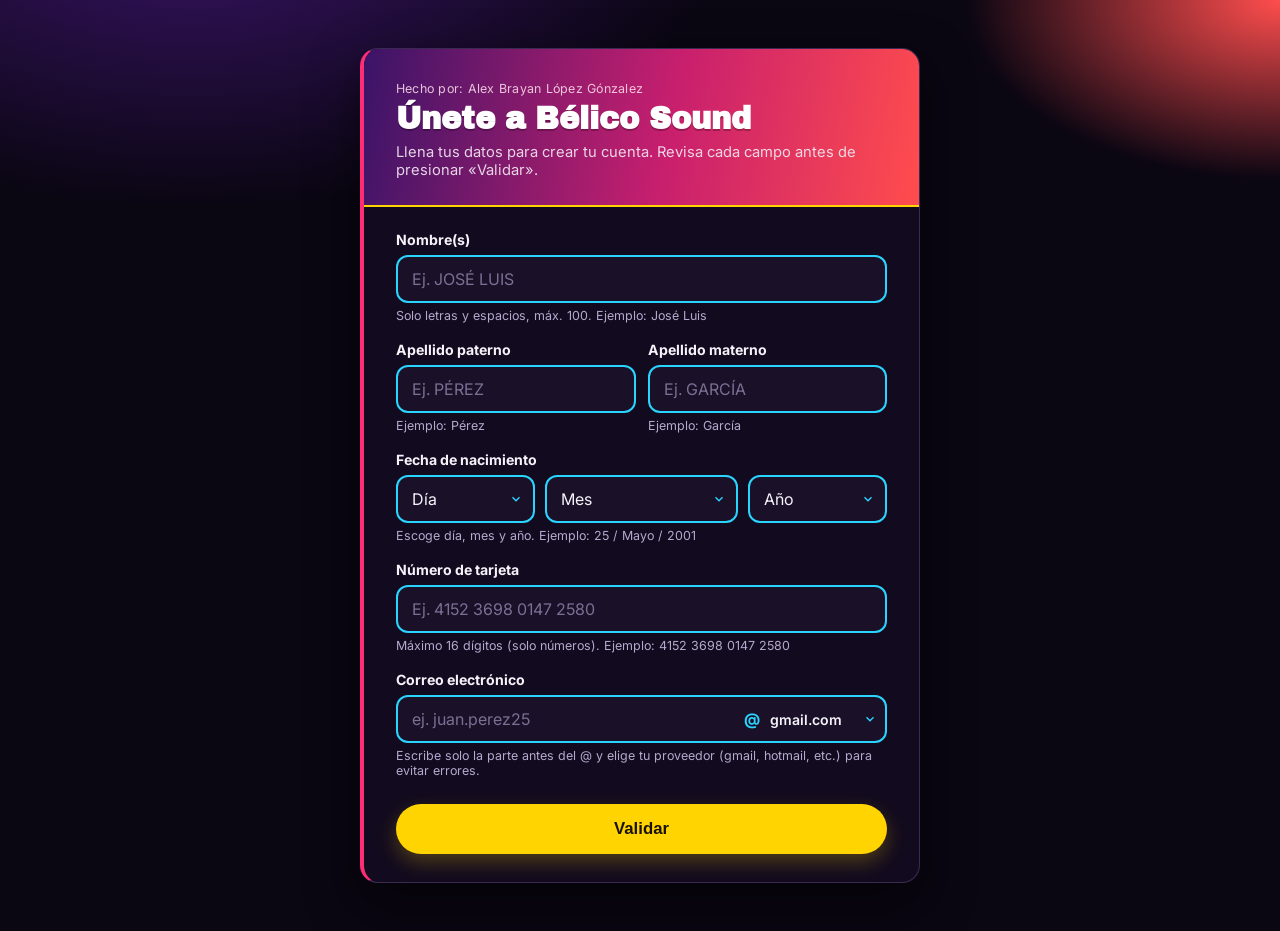
<file: formulario.html>
<!DOCTYPE html>
<html lang="es">
<head>
<meta charset="UTF-8">
<meta name="viewport" content="width=device-width, initial-scale=1, viewport-fit=cover">
<title>Bélico Sound · Registro</title>
<link rel="preconnect" href="https://fonts.googleapis.com">
<link rel="preconnect" href="https://fonts.gstatic.com" crossorigin>
<link href="https://fonts.googleapis.com/css2?family=Archivo+Black&family=Inter:wght@400;600;700&display=swap" rel="stylesheet">
<link rel="stylesheet" href="estilos.css">
</head>
<body>
<div class="card">

  <div class="hero">
    <span class="eyebrow">Hecho por: Alex Brayan López Gónzalez</span>
    <h1>Únete a Bélico Sound</h1>
    <p class="sub">Llena tus datos para crear tu cuenta. Revisa cada campo antes de presionar «Validar».</p>
  </div>

  <form id="form" novalidate>

    <div class="field" id="f-nombre">
      <label for="nombre">Nombre(s)</label>
      <input id="nombre" type="text" placeholder="Ej. JOSÉ LUIS" autocomplete="given-name">
      <div class="hint">Solo letras y espacios, máx. 100. Ejemplo: José Luis</div>
      <div class="error-msg">Escribe tu nombre (solo letras, sin números ni símbolos).</div>
    </div>

    <div class="row">
      <div class="field" id="f-paterno">
        <label for="paterno">Apellido paterno</label>
        <input id="paterno" type="text" placeholder="Ej. PÉREZ" autocomplete="family-name">
        <div class="hint">Ejemplo: Pérez</div>
        <div class="error-msg">Apellido paterno no válido.</div>
      </div>
      <div class="field" id="f-materno">
        <label for="materno">Apellido materno</label>
        <input id="materno" type="text" placeholder="Ej. GARCÍA">
        <div class="hint">Ejemplo: García</div>
        <div class="error-msg">Apellido materno no válido.</div>
      </div>
    </div>

    <div class="field" id="f-fecha">
      <label>Fecha de nacimiento</label>
      <div class="fecha-box">
        <select id="dia" aria-label="Día">
          <option value="">Día</option>
        </select>
        <select id="mes" aria-label="Mes">
          <option value="">Mes</option>
          <option value="1">Enero</option>
          <option value="2">Febrero</option>
          <option value="3">Marzo</option>
          <option value="4">Abril</option>
          <option value="5">Mayo</option>
          <option value="6">Junio</option>
          <option value="7">Julio</option>
          <option value="8">Agosto</option>
          <option value="9">Septiembre</option>
          <option value="10">Octubre</option>
          <option value="11">Noviembre</option>
          <option value="12">Diciembre</option>
        </select>
        <select id="anio" aria-label="Año">
          <option value="">Año</option>
        </select>
      </div>
      <div class="hint">Escoge día, mes y año. Ejemplo: 25 / Mayo / 2001</div>
      <div class="error-msg">Escoge una fecha de nacimiento válida.</div>
    </div>

    <div class="field" id="f-tarjeta">
      <label for="tarjeta">Número de tarjeta</label>
      <input id="tarjeta" type="text" inputmode="numeric" placeholder="Ej. 4152 3698 0147 2580" autocomplete="cc-number">
      <div class="hint">Máximo 16 dígitos (solo números). Ejemplo: 4152 3698 0147 2580</div>
      <div class="error-msg">Escribe un número de tarjeta válido (13 a 16 dígitos).</div>
    </div>

    <div class="field" id="f-email">
      <label for="email">Correo electrónico</label>
      <div class="email-box">
        <input id="email" type="text" inputmode="email" placeholder="ej. juan.perez25" autocapitalize="none" autocomplete="off">
        <span class="arroba">@</span>
        <select id="dominio" aria-label="Dominio de correo">
          <option value="gmail.com">gmail.com</option>
          <option value="hotmail.com">hotmail.com</option>
          <option value="outlook.com">outlook.com</option>
          <option value="yahoo.com">yahoo.com</option>
          <option value="icloud.com">icloud.com</option>
          <option value="live.com">live.com</option>
        </select>
      </div>
      <div class="hint">Escribe solo la parte antes del @ y elige tu proveedor (gmail, hotmail, etc.) para evitar errores.</div>
      <div class="error-msg">Usuario no válido (6 a 30 caracteres: letras, números, puntos, guiones).</div>
    </div>

    <button type="submit">Validar</button>
  </form>

  <div class="success" id="success">
    <div class="check">✓</div>
    <h2>¡Formulario enviado correctamente!</h2>
    <p>Todos los datos fueron contestados de forma correcta.</p>
    <div class="summary" id="summary"></div>
    <a href="index.html" class="enlace-again"><button type="button" id="again">Ahora escucha la musica que mas te gusta</button></a>
  </div>
</div>

<script src="script.js"></script>
</body>
</html>
</file>
<file: estilos.css>
:root{
  --bg:#0a0612;
  --card:#120a1e;
  --panel:#1a1028;
  --text:#f5f2fa;
  --muted:#b6a9cf;
  --line:#3a2a52;
  --blue:#29d4ff;
  --yellow:#ffd400;
  --pink:#ff2d78;
  --grad:linear-gradient(100deg,#3a1468 0%,#c81f6e 55%,#ff4d4d 100%);
  --err:#ff5c7a;
  --errbg:#2a0f18;
  --ok:#3be08a;
  --okbg:#0e2a1c;
  box-sizing:border-box;padding-top:env(safe-area-inset-top,0px);padding-bottom:env(safe-area-inset-bottom,0px);
}
*{box-sizing:border-box}
html{scroll-padding-top:env(safe-area-inset-top,0px);-webkit-text-size-adjust:100%}
body{
  margin:0;
  background:
    radial-gradient(900px 500px at 15% -10%, #3a1468 0%, transparent 60%),
    radial-gradient(700px 400px at 100% 0%, #ff4d4d 0%, transparent 45%),
    var(--bg);
  color:var(--text);
  font-family:'Inter',system-ui,-apple-system,"Segoe UI",Roboto,sans-serif;
  min-height:100vh;
  display:flex;justify-content:center;align-items:flex-start;
  padding:32px 16px;
  overflow-x:hidden;
}

.card{
  width:100%;max-width:560px;
  background:var(--card);
  border:1px solid var(--line);
  border-left:4px solid var(--pink);
  border-radius:18px;
  padding:0 0 28px;
  box-shadow:0 20px 50px rgba(0,0,0,.55);
  overflow:hidden;
}

.hero{
  background:var(--grad);
  border-bottom:2px solid var(--yellow);
  padding:26px 24px 22px;
  margin-bottom:24px;
}
.eyebrow{
  display:block;
  font-size:.78rem;
  color:#ffe3ef;
  opacity:.85;
  margin-bottom:6px;
  letter-spacing:.02em;
}
h1{
  margin:0 0 8px;
  font-family:'Archivo Black',system-ui,sans-serif;
  font-size:clamp(1.5rem,6vw,1.9rem);
  line-height:1.1;
  overflow-wrap:break-word;
  color:#fff;
  text-shadow:0 2px 0 rgba(0,0,0,.25);
}
.sub{margin:0;color:#f4e9f3;font-size:.92rem;opacity:.9}

form{padding:0 24px}

.field{margin-bottom:18px}
label{display:block;font-weight:700;font-size:.88rem;margin-bottom:7px;color:var(--text)}

input,select{
  width:100%;
  padding:12px 14px;
  font-size:1rem;
  font-family:inherit;
  border:2px solid var(--blue);
  border-radius:12px;
  background:var(--panel);
  color:var(--text);
  outline:none;
  transition:border-color .2s, box-shadow .2s;
}
input::placeholder{color:#7c6f94}
input:focus,select:focus{border-color:var(--yellow);box-shadow:0 0 0 3px rgba(255,212,0,.15)}

.hint{font-size:.78rem;color:var(--muted);margin-top:5px}
.error-msg{display:none;font-size:.8rem;color:var(--err);margin-top:5px;font-weight:700}

.field.error input,
.field.error select,
.field.error .email-box,
.field.error .fecha-box select{border-color:var(--err);background:var(--errbg)}
.field.error .error-msg{display:block}

.field.valid input,
.field.valid select,
.field.valid .email-box,
.field.valid .fecha-box select{border-color:var(--ok)}

.fecha-box{display:grid;grid-template-columns:1fr 1.4fr 1fr;gap:10px}
.fecha-box select{appearance:none;background:var(--panel) url("data:image/svg+xml;utf8,<svg xmlns='http://www.w3.org/2000/svg' viewBox='0 0 24 24' fill='none' stroke='%2329d4ff' stroke-width='2.4'><path d='M6 9l6 6 6-6'/></svg>") no-repeat right 10px center/14px;padding-right:32px}

.email-box{
  display:flex;align-items:center;
  border:2px solid var(--blue);
  border-radius:12px;
  background:var(--panel);
  overflow:hidden;
}
.email-box:focus-within{border-color:var(--yellow);box-shadow:0 0 0 3px rgba(255,212,0,.15)}
.email-box input{border:none;border-radius:0;background:transparent!important;flex:1 1 auto;min-width:0}
.email-box .arroba{padding:0 2px 0 10px;color:var(--blue);font-weight:700;font-size:1rem}
.email-box select{
  border:none;border-radius:0;background:transparent;
  flex:0 0 auto;width:auto;max-width:132px;
  color:var(--text);font-weight:600;font-size:.88rem;
  padding:12px 28px 12px 8px;
  background-image:url("data:image/svg+xml;utf8,<svg xmlns='http://www.w3.org/2000/svg' viewBox='0 0 24 24' fill='none' stroke='%2329d4ff' stroke-width='2.4'><path d='M6 9l6 6 6-6'/></svg>");
  background-repeat:no-repeat;background-position:right 8px center;background-size:14px;
  appearance:none;
}

.row{display:grid;grid-template-columns:1fr 1fr;gap:12px}
@media (max-width:420px){
  body{padding:16px 10px}
  .hero{padding:22px 16px 18px;margin-bottom:20px}
  form{padding:0 16px}
  .success{padding:0 16px}
  .row{grid-template-columns:1fr}
  .fecha-box{grid-template-columns:.9fr 1.5fr 1fr;gap:8px}
  .fecha-box select{padding:12px 24px 12px 10px;background-position:right 7px center}
  .email-box select{max-width:104px}
}
/* Pantallas muy angostas: el mes ocupa toda la fila para que se lea completo */
@media (max-width:340px){
  .fecha-box{grid-template-columns:1fr 1fr}
  .fecha-box #mes{grid-column:1 / -1;order:-1}
  .email-box select{max-width:92px;font-size:.8rem}
}
/* Tablet y computadora: un poco más de aire */
@media (min-width:700px){
  body{padding:48px 24px}
  .hero{padding:32px 32px 26px}
  form,.success{padding:0 32px}
}

button[type="submit"]{
  width:100%;padding:15px;
  font-size:1.05rem;font-weight:700;
  color:#1a1206;
  border:none;border-radius:999px;
  cursor:pointer;
  background:var(--yellow);
  margin-top:8px;
  box-shadow:0 8px 20px rgba(255,212,0,.25);
}
button[type="submit"]:active{transform:scale(.98)}

.success{display:none;text-align:center;padding:0 24px}
.check{
  width:84px;height:84px;margin:0 auto 14px;
  border-radius:50%;background:var(--okbg);color:var(--ok);
  font-size:3rem;display:flex;align-items:center;justify-content:center;
  border:3px solid var(--ok);
}
.success h2{margin:0 0 8px;color:var(--ok)}
.success p{color:var(--muted)}
.summary{
  text-align:left;background:var(--panel);border:1px solid var(--line);
  border-radius:12px;padding:16px 18px;margin:18px 0;
  font-size:.92rem;line-height:1.8;word-break:break-word;color:var(--text);
}
.summary b{color:var(--yellow)}

#again{
  width:100%;padding:13px 18px;line-height:1.3;font-size:1rem;font-weight:700;
  color:var(--text);border:2px solid var(--blue);border-radius:999px;
  background:transparent;cursor:pointer;
}
#again:active{transform:scale(.98)}
.success a{display:block;text-decoration:none}
#again{border-radius:28px}
</file>
